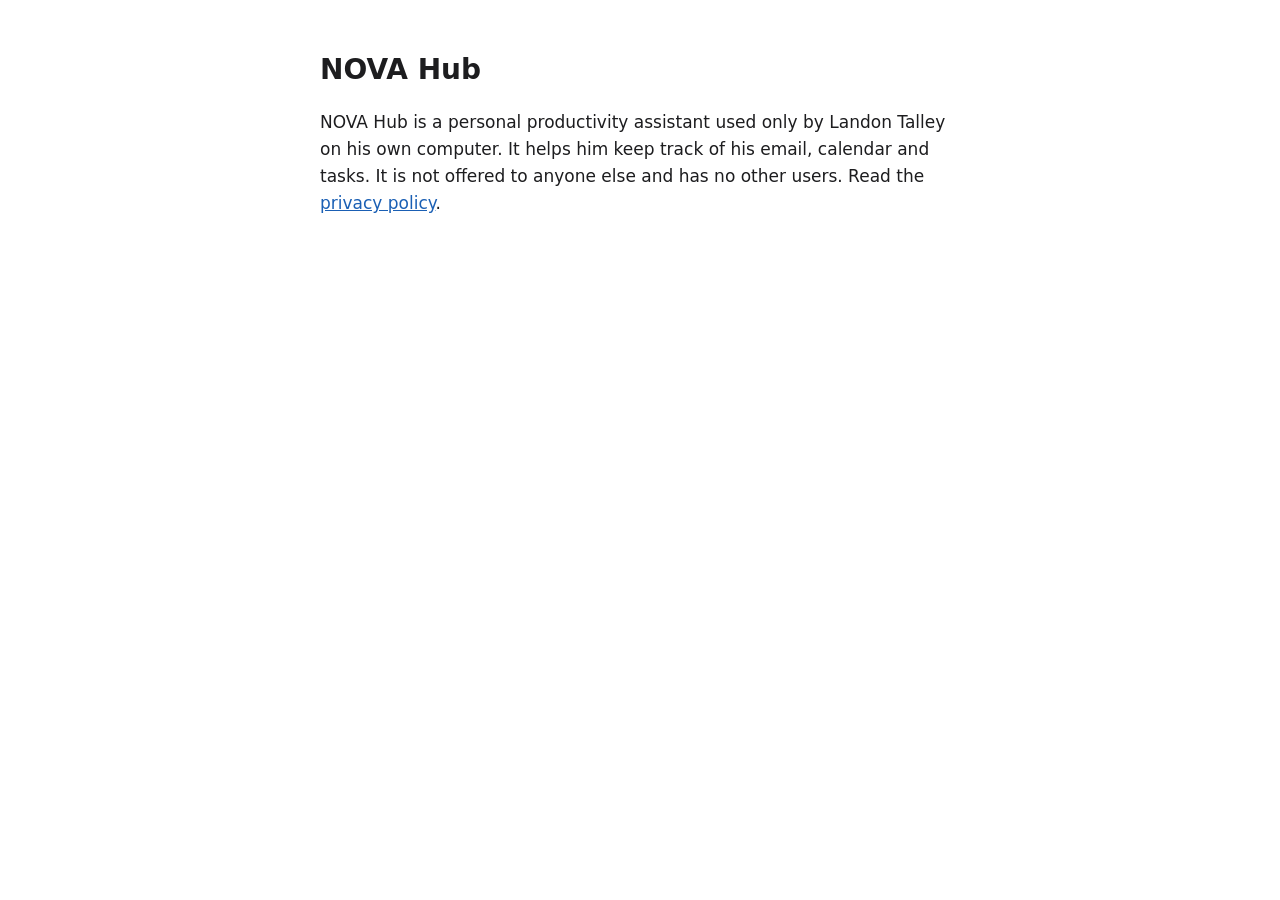
<file: index.html>
<!doctype html>
<html lang="en">
<head>
  <meta charset="utf-8">
  <meta name="viewport" content="width=device-width, initial-scale=1">
  <title>NOVA Hub</title>
  <link rel="stylesheet" href="style.css">
</head>
<body>
  <main>
    <h1>NOVA Hub</h1>
    <p>NOVA Hub is a personal productivity assistant used only by Landon Talley on his own computer.
      It helps him keep track of his email, calendar and tasks. It is not offered to anyone else and has no
      other users. Read the <a href="privacy.html">privacy policy</a>.</p>
  </main>
</body>
</html>
</file>
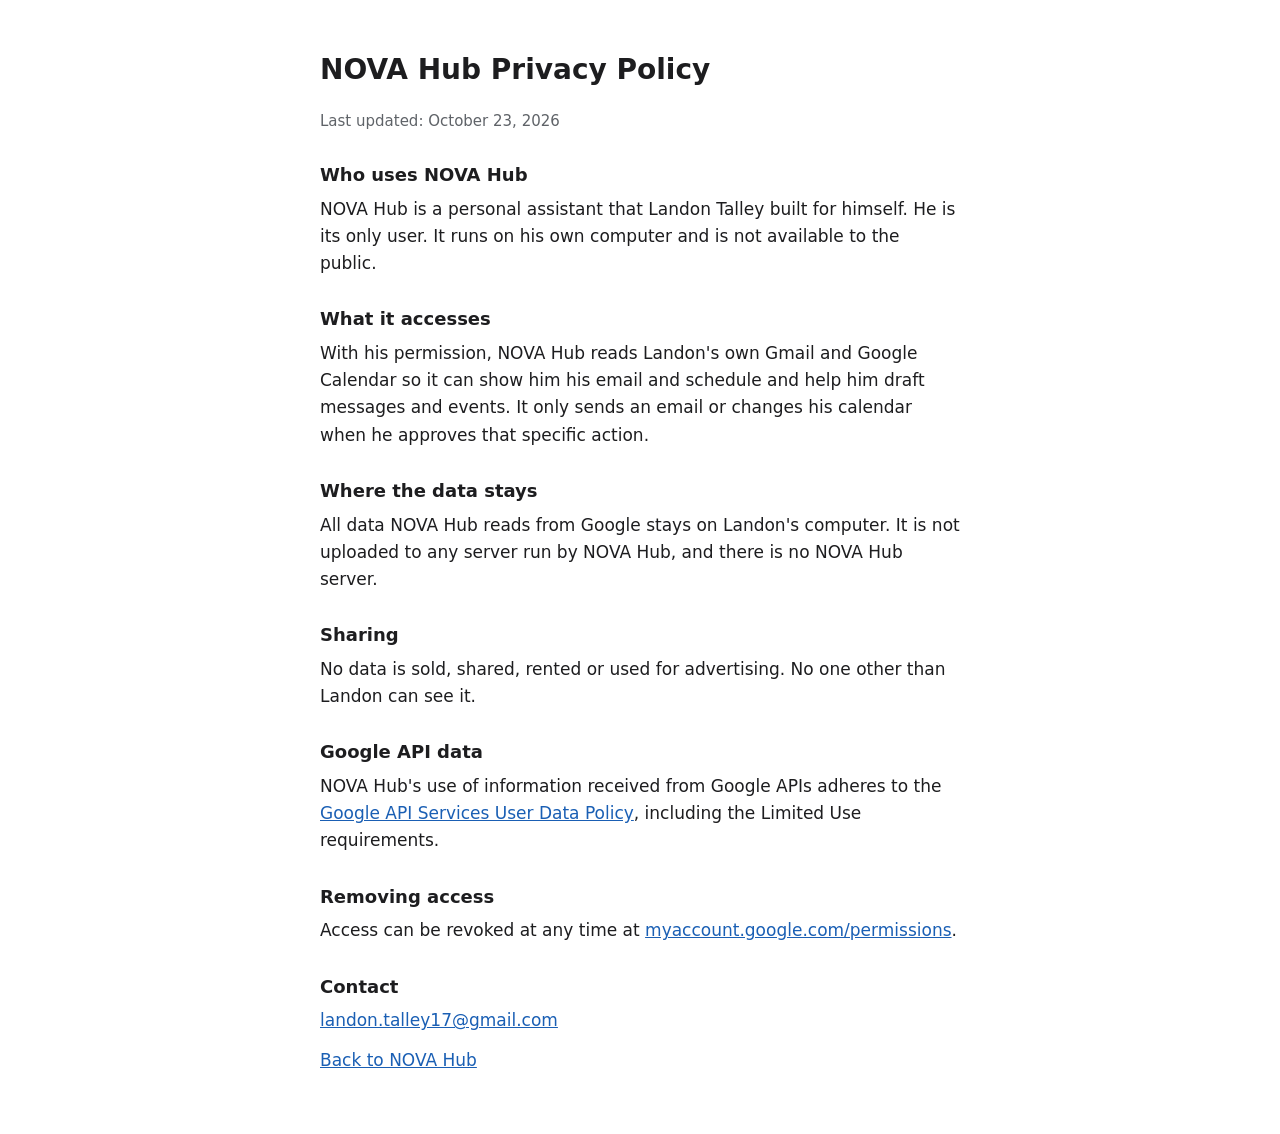
<file: privacy.html>
<!doctype html>
<html lang="en">
<head>
  <meta charset="utf-8">
  <meta name="viewport" content="width=device-width, initial-scale=1">
  <title>NOVA Hub Privacy Policy</title>
  <link rel="stylesheet" href="style.css">
</head>
<body>
  <main>
    <h1>NOVA Hub Privacy Policy</h1>
    <p class="date">Last updated: October 23, 2026</p>

    <h2>Who uses NOVA Hub</h2>
    <p>NOVA Hub is a personal assistant that Landon Talley built for himself. He is its only user.
      It runs on his own computer and is not available to the public.</p>

    <h2>What it accesses</h2>
    <p>With his permission, NOVA Hub reads Landon's own Gmail and Google Calendar so it can show him his
      email and schedule and help him draft messages and events. It only sends an email or changes his
      calendar when he approves that specific action.</p>

    <h2>Where the data stays</h2>
    <p>All data NOVA Hub reads from Google stays on Landon's computer. It is not uploaded to any server
      run by NOVA Hub, and there is no NOVA Hub server.</p>

    <h2>Sharing</h2>
    <p>No data is sold, shared, rented or used for advertising. No one other than Landon can see it.</p>

    <h2>Google API data</h2>
    <p>NOVA Hub's use of information received from Google APIs adheres to the
      <a href="https://developers.google.com/terms/api-services-user-data-policy">Google API Services User Data Policy</a>,
      including the Limited Use requirements.</p>

    <h2>Removing access</h2>
    <p>Access can be revoked at any time at
      <a href="https://myaccount.google.com/permissions">myaccount.google.com/permissions</a>.</p>

    <h2>Contact</h2>
    <p><a href="mailto:landon.talley17@gmail.com">landon.talley17@gmail.com</a></p>

    <p><a href="index.html">Back to NOVA Hub</a></p>
  </main>
</body>
</html>
</file>
<file: style.css>
:root { --bg: #ffffff; --ink: #1d1d1f; --muted: #5f6368; --link: #1a5fb4; }
@media (prefers-color-scheme: dark) {
  :root { --bg: #16171a; --ink: #e8e8ea; --muted: #a0a3a8; --link: #8ab4f8; }
}
body { margin: 0; background: var(--bg); color: var(--ink);
  font: 17px/1.6 system-ui, -apple-system, "Segoe UI", Roboto, sans-serif; }
main { max-width: 640px; margin: 0 auto; padding: 48px 16px; }
h1 { font-size: 28px; margin: 0 0 16px; }
h2 { font-size: 18px; margin: 28px 0 6px; }
p { margin: 0 0 12px; }
.date { color: var(--muted); font-size: 15px; }
a { color: var(--link); }
</file>
